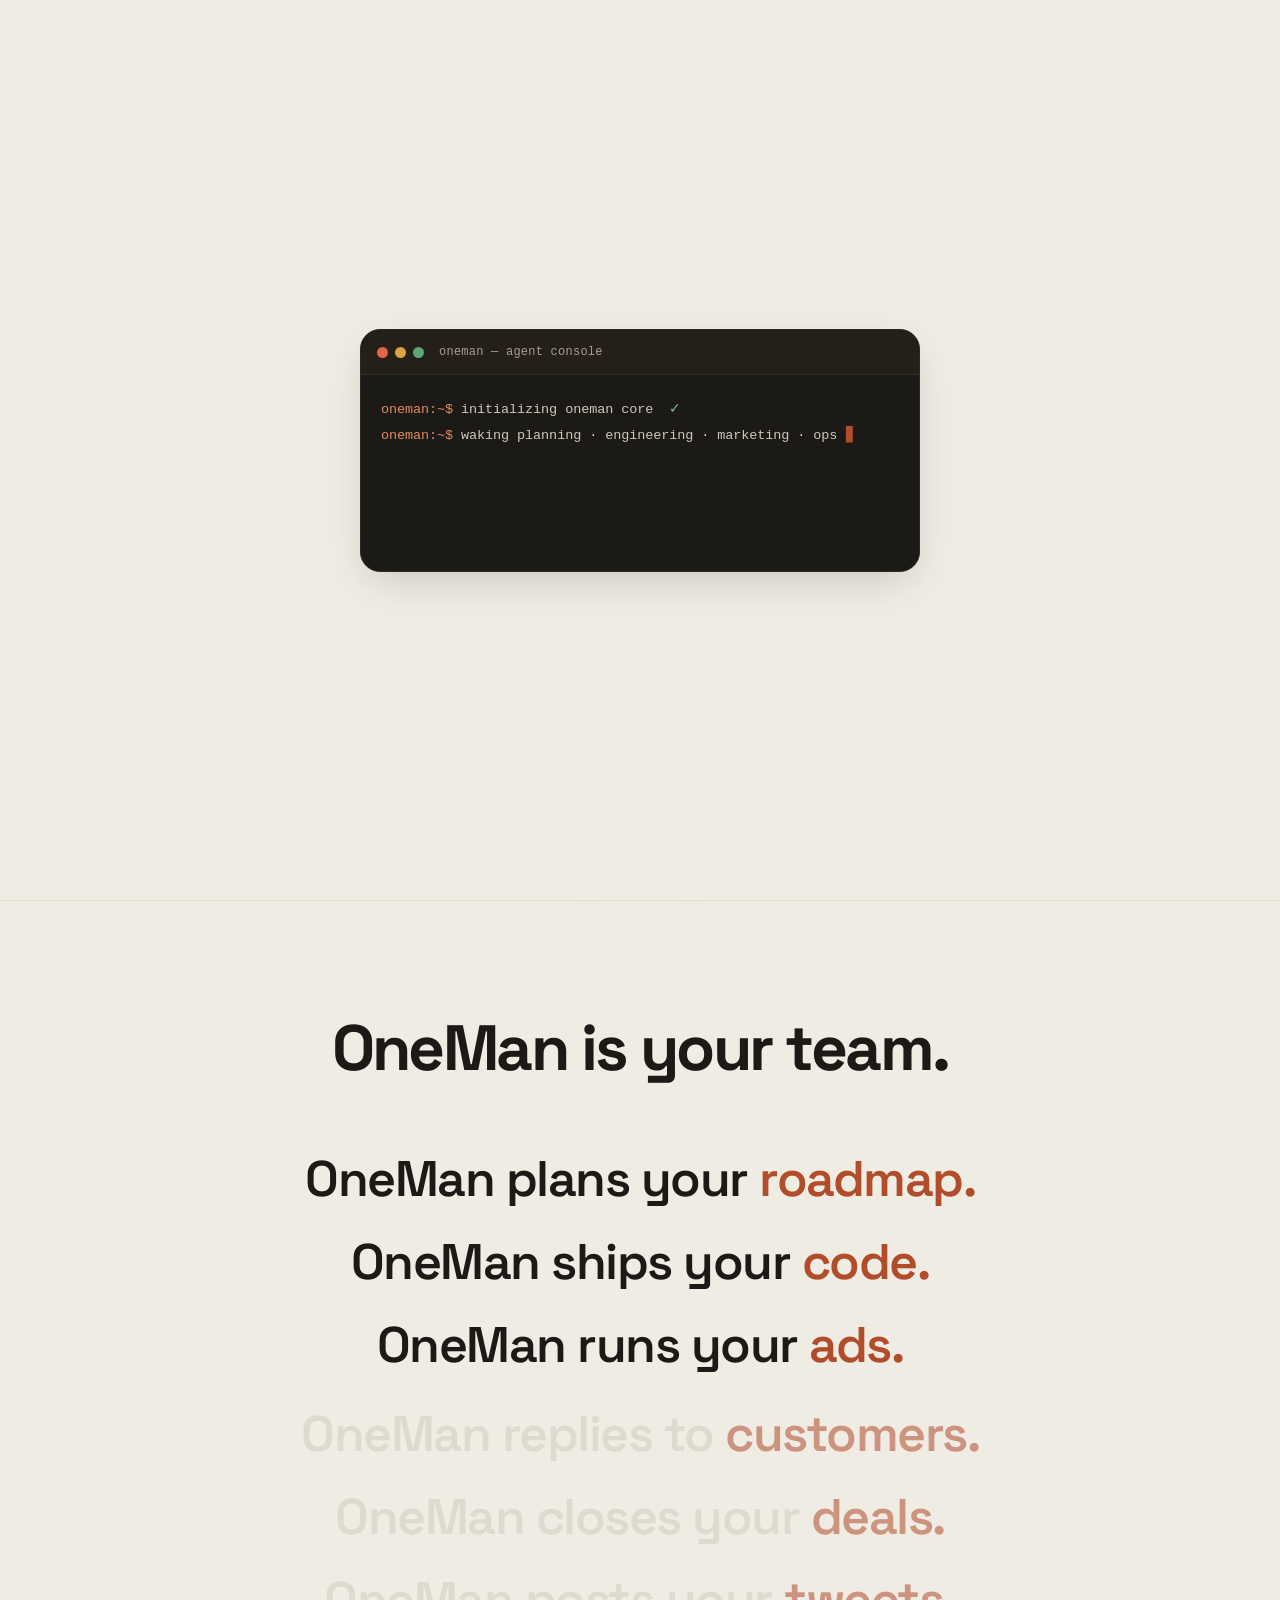
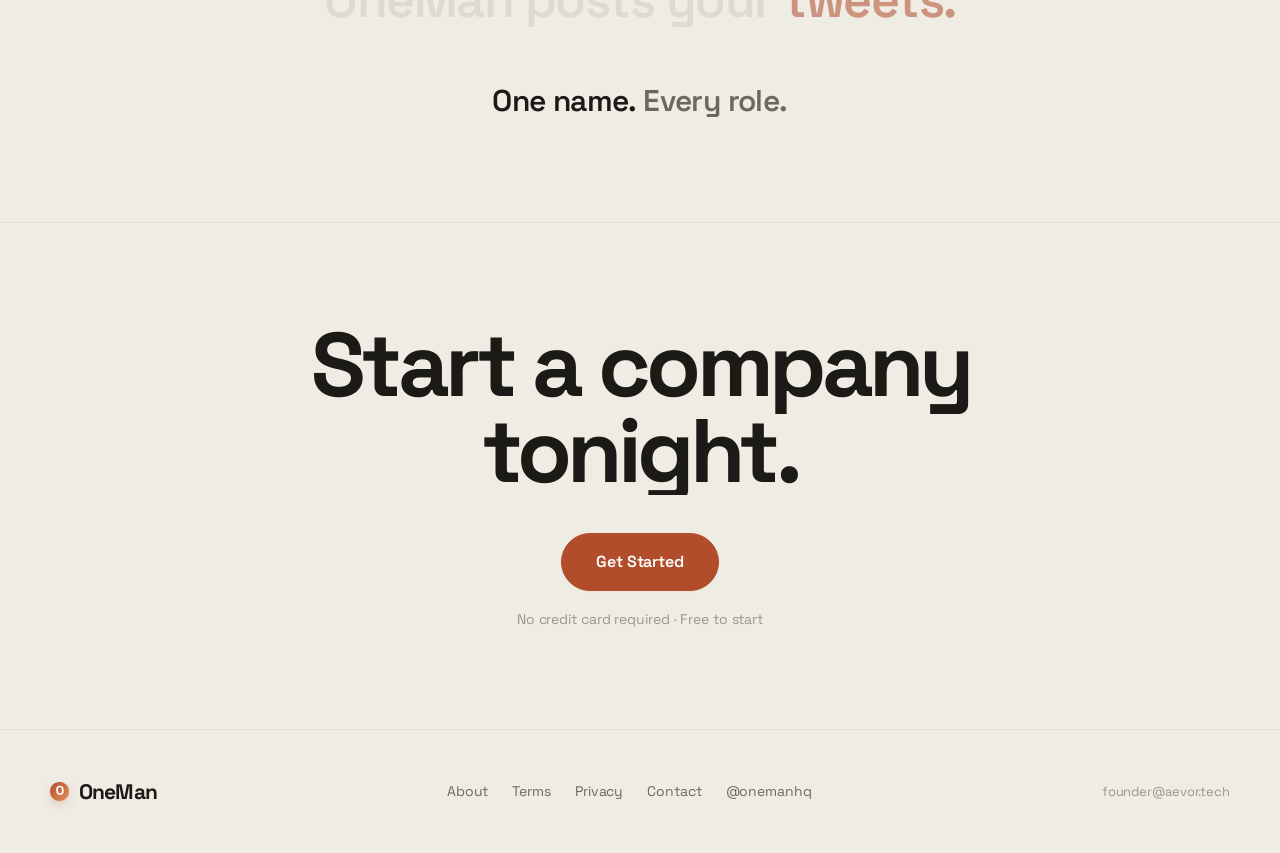
<file: index.html>
<!DOCTYPE html>
<html lang="en">
<head>
<meta charset="UTF-8" />
<meta name="viewport" content="width=device-width, initial-scale=1.0" />
<title>OneMan — AI That Runs Your Company While You Sleep</title>
<meta name="description" content="OneMan is an autonomous AI system that plans, codes, and markets your company 24/7. Your first employee that never sleeps." />
<meta name="theme-color" content="#efece4" />
<link rel="preconnect" href="https://fonts.googleapis.com">
<link rel="preconnect" href="https://fonts.gstatic.com" crossorigin>
<link href="https://fonts.googleapis.com/css2?family=Space+Grotesk:wght@400;500;600;700&display=swap" rel="stylesheet">
<link rel="stylesheet" href="css/site.css">
</head>
<body>

<!-- BOOT / INTRO (animated terminal boot sequence — runs once per session) -->
<div id="boot" aria-hidden="true">
  <div class="boot-term">
    <div class="boot-bar"><i></i><i></i><i></i><span>oneman — agent console</span></div>
    <div class="boot-body" id="bootBody"></div>
  </div>
</div>

<nav class="nav" id="nav">
  <a class="brand" href="#top"><span class="dot"></span>OneMan</a>
  <div class="nav-links">
    <a class="btn" href="app.html#signup">Get Started</a>
  </div>
</nav>

<!-- HERO -->
<header class="hero" id="top">
  <div class="hero-glow"></div>
  <span class="eyebrow">AI that runs your company while you sleep</span>
  <h1>NEVER<br/>HIRE AGAIN</h1>
  <p class="sub"><b>OneMan is your first employee.</b> It never sleeps.</p>
  <p class="tagline">The solo founder's standing army.</p>
  <div class="cta-row">
    <a class="btn lg" href="app.html#signup">Get Started</a>
  </div>
  <p class="note">No credit card required · Free to start</p>
  <a class="live-ticker" href="app.html#signup"><span class="pulse"></span>Watch OneMan work on <b id="liveCos">8,742</b> companies live →</a>
</header>

<!-- TEAM CASCADE -->
<section class="team" id="team">
  <div class="wrap">
    <h2 class="reveal">OneMan is your team.</h2>
    <div class="cascade" id="cascade">
      <div class="line">OneMan plans your <b>roadmap.</b></div>
      <div class="line">OneMan ships your <b>code.</b></div>
      <div class="line">OneMan runs your <b>ads.</b></div>
      <div class="line">OneMan replies to <b>customers.</b></div>
      <div class="line">OneMan closes your <b>deals.</b></div>
      <div class="line">OneMan posts your <b>tweets.</b></div>
    </div>
    <p class="one reveal">One name. <span>Every role.</span></p>
  </div>
</section>

<!-- FINAL CTA -->
<section class="final" id="start">
  <div class="wrap">
    <h2 class="reveal">Start a company<br/>tonight.</h2>
    <div class="cta-row reveal"><a class="btn lg" href="app.html#signup">Get Started</a></div>
    <p class="note reveal">No credit card required · Free to start</p>
  </div>
</section>

<!-- FOOTER -->
<footer>
  <div class="foot-wrap">
    <a class="brand" href="#top"><span class="dot"></span>OneMan</a>
    <div class="foot-links">
      <a href="about.html">About</a>
      <a href="#top">Terms</a>
      <a href="#top">Privacy</a>
      <a href="mailto:founder@aevor.tech">Contact</a>
      <a href="https://x.com/onemanhq" target="_blank" rel="noopener">@onemanhq</a>
    </div>
    <div class="foot-meta">founder@aevor.tech</div>
  </div>
</footer>

<script src="js/site.js"></script>
</body>
</html>
</file>
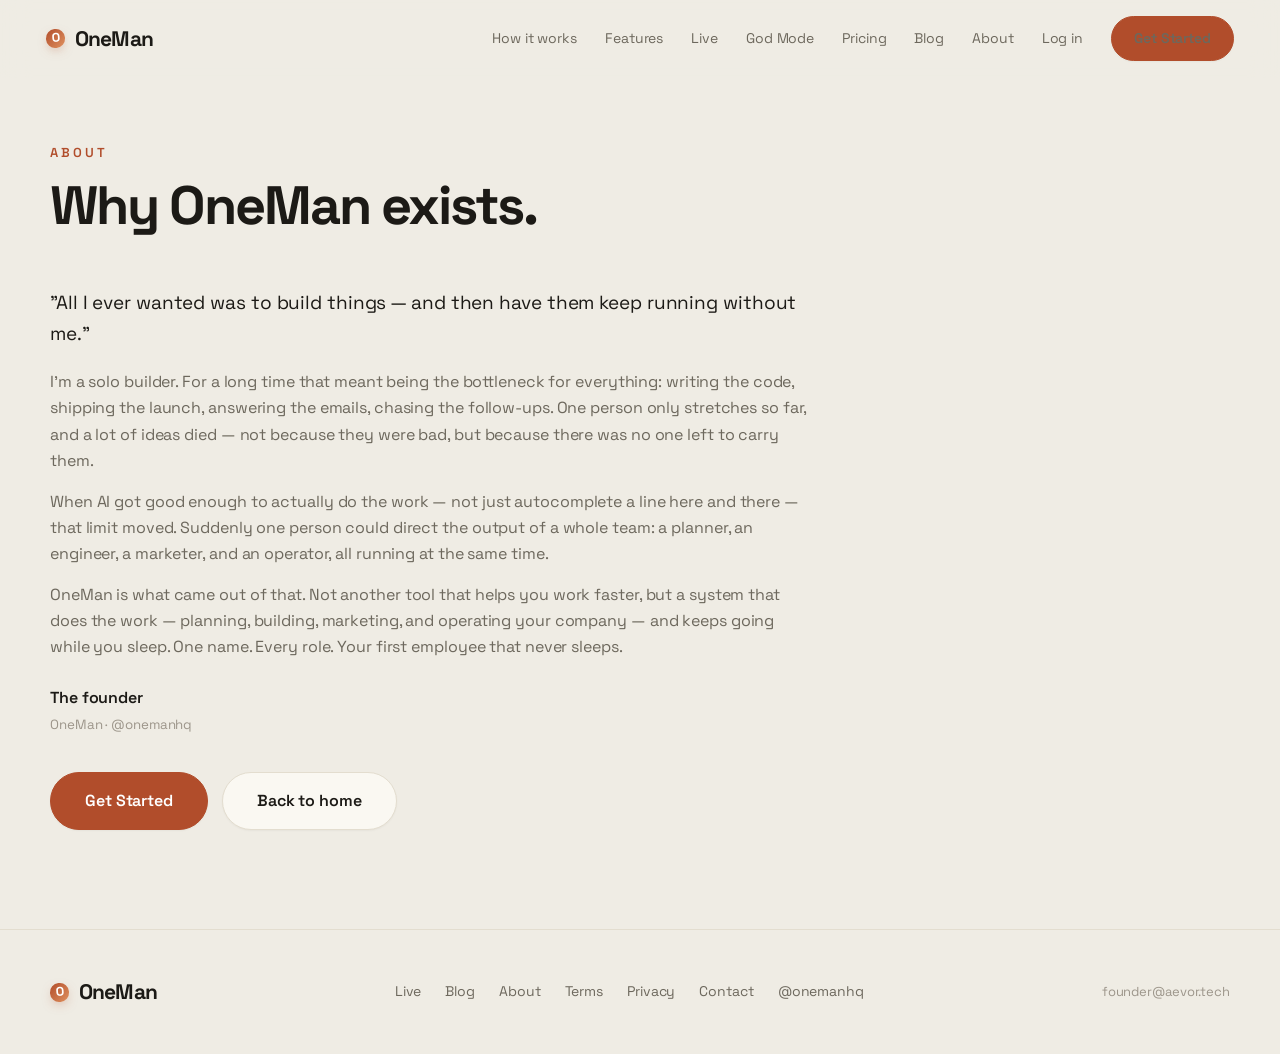
<file: about.html>
<!DOCTYPE html>
<html lang="en">
<head>
<meta charset="UTF-8" />
<meta name="viewport" content="width=device-width, initial-scale=1.0" />
<title>About — OneMan</title>
<meta name="description" content="Why OneMan exists — a system that plans, builds, markets, and operates your company on its own." />
<meta name="theme-color" content="#efece4" />
<link rel="preconnect" href="https://fonts.googleapis.com">
<link rel="preconnect" href="https://fonts.gstatic.com" crossorigin>
<link href="https://fonts.googleapis.com/css2?family=Space+Grotesk:wght@400;500;600;700&display=swap" rel="stylesheet">
<link rel="stylesheet" href="css/site.css">
</head>
<body>

<nav class="nav" id="nav">
  <a class="brand" href="index.html#top"><span class="dot"></span>OneMan</a>
  <div class="nav-links">
    <a href="index.html#how">How it works</a>
    <a href="index.html#features">Features</a>
    <a href="index.html#live">Live</a>
    <a href="index.html#godmode">God Mode</a>
    <a href="index.html#pricing">Pricing</a>
    <a href="index.html#blog">Blog</a>
    <a href="about.html">About</a>
    <a href="app.html#login">Log in</a>
    <a class="btn" href="app.html#signup">Get Started</a>
  </div>
</nav>

<section id="about" style="padding-top:140px">
  <div class="wrap">
    <div class="sec-head reveal"><span class="eyebrow">About</span><h2>Why OneMan exists.</h2></div>
    <div class="about-wrap reveal">
      <p class="lead">"All I ever wanted was to build things — and then have them keep running without me."</p>
      <p>I'm a solo builder. For a long time that meant being the bottleneck for everything: writing the code, shipping the launch, answering the emails, chasing the follow-ups. One person only stretches so far, and a lot of ideas died — not because they were bad, but because there was no one left to carry them.</p>
      <p>When AI got good enough to actually <i>do</i> the work — not just autocomplete a line here and there — that limit moved. Suddenly one person could direct the output of a whole team: a planner, an engineer, a marketer, and an operator, all running at the same time.</p>
      <p>OneMan is what came out of that. Not another tool that helps you work faster, but a system that does the work — planning, building, marketing, and operating your company — and keeps going while you sleep. One name. Every role. Your first employee that never sleeps.</p>
      <p class="sig">The founder<small>OneMan · @onemanhq</small></p>
    </div>
    <div class="cta-row" style="display:flex;gap:14px;flex-wrap:wrap;margin-top:36px">
      <a class="btn lg" href="app.html#signup">Get Started</a>
      <a class="btn ghost lg" href="index.html#top">Back to home</a>
    </div>
  </div>
</section>

<footer>
  <div class="foot-wrap">
    <a class="brand" href="index.html#top"><span class="dot"></span>OneMan</a>
    <div class="foot-links">
      <a href="index.html#live">Live</a>
      <a href="index.html#blog">Blog</a>
      <a href="about.html">About</a>
      <a href="index.html#top">Terms</a>
      <a href="index.html#top">Privacy</a>
      <a href="mailto:founder@aevor.tech">Contact</a>
      <a href="https://x.com/onemanhq" target="_blank" rel="noopener">@onemanhq</a>
    </div>
    <div class="foot-meta">founder@aevor.tech</div>
  </div>
</footer>

<script src="js/site.js"></script>
</body>
</html>
</file>
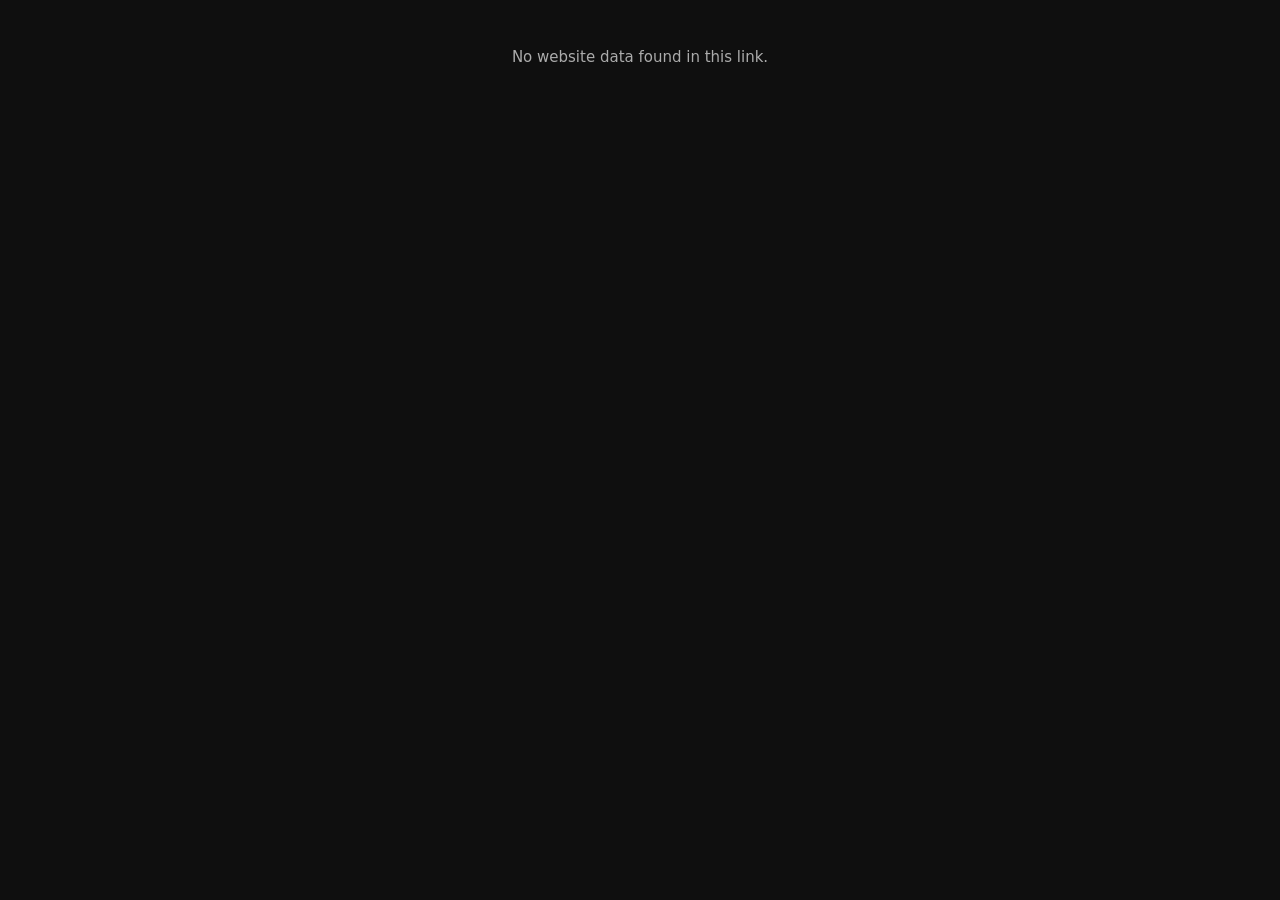
<file: site.html>
<!DOCTYPE html>
<html lang="en">
<head>
<meta charset="utf-8">
<meta name="viewport" content="width=device-width,initial-scale=1">
<title>Loading…</title>
<!-- Load Supabase credentials from the same config used by app.html -->
<script src="js/supabase.js"></script>
<style>
  html,body{margin:0;height:100%;background:#0f0f0f;color:#eee;font-family:system-ui,-apple-system,sans-serif}
  #msg{padding:48px;text-align:center;font-size:15px;opacity:.7}
  /* The rendered site fills the whole viewport. */
  #siteFrame{position:fixed;inset:0;width:100%;height:100%;border:0;margin:0;background:#fff}
</style>
</head>
<body>
<div id="msg">Loading your website…</div>
<script>
function b64dec(b){try{b=b.replace(/-/g,'+').replace(/_/g,'/');return decodeURIComponent(escape(atob(b)))}catch(e){return ''}}

function setMsg(text){var m=document.getElementById('msg');if(m){m.textContent=text;m.style.display='';}}

/*
  SECURITY (critical): the site HTML rendered here is FULLY UNTRUSTED.
  Anyone can craft a `#h=<base64>` link or store arbitrary HTML in the public
  `oneman_sites` table and load it via `?id=`. Previously this page injected
  that HTML straight into THIS document via document.write(), which means any
  <script> in it executed on the app's own origin — letting an attacker read
  everything in localStorage (LLM API keys, X access/refresh tokens, EmailJS
  credentials, the Supabase session, saved password hashes) and silently
  exfiltrate it. That is a complete account/secret-takeover vector.

  Fix: render the untrusted HTML inside a sandboxed <iframe>. We intentionally
  DO NOT include `allow-same-origin`, so the iframe document runs in an opaque,
  isolated origin. It cannot read this page's localStorage, cookies, Supabase
  session, or DOM, and it cannot reach window.parent's storage. `allow-scripts`
  is kept so legitimately interactive generated sites still work, but combined
  WITHOUT `allow-same-origin` the sandbox cannot be escaped to this origin.
  (Never add `allow-same-origin` together with `allow-scripts` here — that
  combination lets the framed content remove its own sandbox.)
*/
function render(html){
  // Remove the loading message and any previously rendered frame.
  var m=document.getElementById('msg');
  if(m){m.remove();}
  var old=document.getElementById('siteFrame');
  if(old){old.remove();}

  var frame=document.createElement('iframe');
  frame.id='siteFrame';
  // Opaque-origin sandbox: scripts/forms/popups allowed, but NO same-origin
  // access, so the framed site is fully isolated from this app's secrets.
  frame.setAttribute('sandbox','allow-scripts allow-forms allow-popups allow-popups-to-escape-sandbox allow-modals allow-downloads');
  frame.setAttribute('referrerpolicy','no-referrer');
  frame.setAttribute('title','Generated website');
  frame.srcdoc=String(html==null?'':html);
  document.body.appendChild(frame);
}

(function(){
  // Try hash fallback first (#h=base64)
  var hash=location.hash||'';
  var m=hash.match(/[#&]h=([^&]+)/);
  if(m){var html=b64dec(decodeURIComponent(m[1]));if(html){render(html);return}}

  // Try short-link mode (?id=xxx) using Supabase from js/supabase.js
  var q=(location.search||'').match(/[?&]id=([^&]+)/);
  if(q){
    var id=decodeURIComponent(q[1]);
    // Get the Supabase URL and key — declared as const in js/supabase.js
    var sUrl=(typeof SUPABASE_URL!=='undefined')?SUPABASE_URL:'';
    var sKey=(typeof SUPABASE_ANON_KEY!=='undefined')?SUPABASE_ANON_KEY:'';
    if(sUrl&&sKey){
      fetch(sUrl.replace(/\/+$/,'')+'/rest/v1/oneman_sites?id=eq.'+encodeURIComponent(id)+'&select=html',{
        headers:{apikey:sKey,authorization:'Bearer '+sKey}
      }).then(function(r){return r.json()})
        .then(function(rows){
          if(rows&&rows[0]&&rows[0].html){render(rows[0].html)}
          else{setMsg('Website not found. The link may have expired.')}
        })
        .catch(function(e){
          setMsg('Could not load website: '+e.message)
        });
      return;
    } else {
      setMsg('Supabase is not configured. Please fill in SUPABASE_URL and SUPABASE_ANON_KEY in js/supabase.js');
      return;
    }
  }

  setMsg('No website data found in this link.');
})();
</script>
</body>
</html>
</file>
<file: css/site.css>
/* ===========================================================
   OneMan landing — themed to the dashboard (css/app.css)
   with standalone, self-running animations throughout.
   =========================================================== */
:root{
  --bg:#efece4;--bg2:#e6e1d5;--panel:#faf8f2;--line:#e3ddcf;--line2:#eee8db;
  --fg:#1c1a16;--muted:#6d685d;--muted2:#9c958a;
  --accent:#b14d2b;--accent-press:#963f21;--accent-soft:#f3e6dc;
  --ok:#3f7d56;--ok-soft:#e6efe6;--warn:#bd8521;
  --r:20px;--max:1180px;
  --shadow-sm:0 1px 2px rgba(28,26,22,.04);
  --shadow:0 2px 6px rgba(28,26,22,.04),0 24px 50px -26px rgba(28,26,22,.16);
  --shadow-pop:0 14px 44px -12px rgba(28,26,22,.22);
  font-synthesis:none;
}
*{box-sizing:border-box;margin:0;padding:0}
html{scroll-behavior:smooth}
body{background:var(--bg);color:var(--fg);font-family:'Space Grotesk','Inter',system-ui,-apple-system,sans-serif;-webkit-font-smoothing:antialiased;line-height:1.5;letter-spacing:-.006em;overflow-x:hidden;position:relative}
a{color:inherit;text-decoration:none}
::selection{background:var(--accent);color:#fff}

/* ---------- AMBIENT BACKGROUND (standalone, whole page) ---------- */
.ambient{position:fixed;inset:0;z-index:-2;overflow:hidden;pointer-events:none}
.ambient .orb{position:absolute;border-radius:50%;filter:blur(90px);opacity:.5}
.ambient .orb-a{width:540px;height:540px;background:var(--accent-soft);top:-180px;right:-120px;animation:drift1 26s ease-in-out infinite}
.ambient .orb-b{width:480px;height:480px;background:var(--ok-soft);bottom:-200px;left:-140px;animation:drift2 32s ease-in-out infinite}
.ambient .orb-c{width:420px;height:420px;background:#efe2d0;top:40%;left:48%;animation:drift3 38s ease-in-out infinite}
.ambient-grid{position:absolute;inset:-2px;background-image:linear-gradient(var(--line) 1px,transparent 1px),linear-gradient(90deg,var(--line) 1px,transparent 1px);background-size:46px 46px;opacity:.32;mask-image:radial-gradient(ellipse 80% 60% at 50% 30%,#000,transparent 78%);-webkit-mask-image:radial-gradient(ellipse 80% 60% at 50% 30%,#000,transparent 78%);animation:gridPan 40s linear infinite}
@keyframes drift1{0%,100%{transform:translate(0,0) scale(1)}50%{transform:translate(-46px,40px) scale(1.07)}}
@keyframes drift2{0%,100%{transform:translate(0,0) scale(1)}50%{transform:translate(44px,-34px) scale(1.05)}}
@keyframes drift3{0%,100%{transform:translate(-50%,-50%) scale(1)}50%{transform:translate(-46%,-54%) scale(1.1)}}
@keyframes gridPan{to{background-position:46px 46px,46px 46px}}

/* ---------- NAV ---------- */
.nav{position:fixed;top:0;left:0;right:0;z-index:60;display:flex;align-items:center;justify-content:space-between;padding:16px clamp(18px,5vw,46px);backdrop-filter:blur(14px);background:rgba(239,236,228,.72);border-bottom:1px solid transparent;transition:border-color .3s,background .3s,box-shadow .3s}
.nav.scrolled{border-color:var(--line);background:rgba(239,236,228,.9);box-shadow:var(--shadow-sm)}
.brand{font-weight:700;font-size:21px;letter-spacing:-.03em;display:flex;align-items:center;gap:10px;cursor:pointer}
.brand .dot{width:10px;height:10px;border-radius:50%;background:var(--accent);box-shadow:0 0 0 4px var(--accent-soft);display:inline-block;animation:dotpulse 2.4s ease-in-out infinite}
@keyframes dotpulse{0%,100%{box-shadow:0 0 0 3px var(--accent-soft)}50%{box-shadow:0 0 0 7px var(--accent-soft)}}
.nav-links{display:flex;align-items:center;gap:28px}
.nav-links a{font-size:14px;color:var(--muted);cursor:pointer;transition:.2s;position:relative}
.nav-links a:not(.btn)::after{content:'';position:absolute;left:0;bottom:-5px;width:0;height:2px;border-radius:2px;background:var(--accent);transition:width .25s ease}
.nav-links a:not(.btn):hover{color:var(--fg)}
.nav-links a:not(.btn):hover::after{width:100%}
.btn{display:inline-flex;align-items:center;justify-content:center;gap:8px;background:var(--accent);color:#fff;font-weight:600;font-size:14px;padding:11px 22px;border-radius:999px;border:1px solid var(--accent);cursor:pointer;transition:transform .15s,box-shadow .2s,background .2s,border-color .2s,color .2s;box-shadow:var(--shadow-sm);position:relative;overflow:hidden}
.btn:hover{transform:translateY(-2px);background:var(--accent-press);border-color:var(--accent-press);box-shadow:0 12px 24px -12px rgba(177,77,43,.6)}
.btn:active{transform:translateY(0)}
.btn::after{content:'';position:absolute;top:0;left:-135%;width:55%;height:100%;background:linear-gradient(120deg,transparent,rgba(255,255,255,.4),transparent);transform:skewX(-20deg);pointer-events:none}
.btn:hover::after{animation:btnGloss .8s ease}
@keyframes btnGloss{to{left:135%}}
.btn.ghost{background:var(--panel);color:var(--fg);border-color:var(--line)}
.btn.ghost:hover{border-color:var(--accent);color:var(--accent);background:var(--panel)}
.btn.lg{padding:16px 34px;font-size:16px}
@media(max-width:820px){.nav-links a:not(.btn){display:none}}

/* ---------- LAYOUT ---------- */
section{padding:clamp(70px,11vh,140px) clamp(18px,5vw,46px);position:relative}
.wrap{max-width:var(--max);margin:0 auto}
.eyebrow{font-size:13px;letter-spacing:.24em;text-transform:uppercase;color:var(--accent);font-weight:600}

/* ---------- HERO ---------- */
.hero{min-height:100vh;display:flex;flex-direction:column;justify-content:center;align-items:center;text-align:center;padding-top:120px;position:relative}
.hero-field{position:absolute;inset:0;width:100%;height:100%;z-index:0;opacity:.55;pointer-events:none}
.hero-glow{position:absolute;top:4%;left:50%;transform:translateX(-50%);width:680px;height:680px;max-width:120vw;border-radius:50%;background:var(--accent-soft);opacity:.55;filter:blur(90px);pointer-events:none;z-index:0;animation:floaty 9s ease-in-out infinite}
@keyframes floaty{0%,100%{transform:translateX(-50%) translateY(0)}50%{transform:translateX(-50%) translateY(24px)}}
.hero>*:not(.hero-field):not(.hero-glow){position:relative;z-index:2}
.hero h1{font-size:clamp(52px,11vw,124px);font-weight:700;letter-spacing:-.05em;line-height:.94;margin-top:22px;background:linear-gradient(100deg,var(--fg) 0%,var(--fg) 42%,var(--accent) 50%,var(--fg) 58%,var(--fg) 100%);background-size:220% 100%;-webkit-background-clip:text;background-clip:text;-webkit-text-fill-color:transparent;animation:heroIn .85s cubic-bezier(.22,.61,.36,1) .13s both,heroSheen 7s ease-in-out 1.6s infinite}
@keyframes heroSheen{0%,100%{background-position:0 0}50%{background-position:100% 0}}
.hero .sub{margin-top:30px;font-size:clamp(18px,2.4vw,24px);color:var(--muted);max-width:620px;line-height:1.55;font-weight:400}
.hero .sub b{color:var(--fg);font-weight:600}
.rotator-line{margin-top:14px;font-size:16px;color:var(--muted2);display:inline-flex;gap:7px;align-items:baseline;flex-wrap:wrap;justify-content:center}
.rotator{color:var(--accent);font-weight:600;position:relative}
.rotator::after{content:'';display:inline-block;width:2px;height:1em;background:var(--accent);margin-left:3px;transform:translateY(2px);animation:caret 1s steps(1) infinite}
@keyframes caret{50%{opacity:0}}
.rotator.swap{animation:rotIn .5s ease}
@keyframes rotIn{from{opacity:0;transform:translateY(8px)}to{opacity:1;transform:none}}
.hero .cta-row{margin-top:42px;display:flex;gap:14px;flex-wrap:wrap;justify-content:center}
.hero .note{margin-top:18px;font-size:13px;color:var(--muted2)}
.live-ticker{display:inline-flex;align-items:center;gap:9px;margin-top:24px;font-size:14px;color:var(--muted);border:1px solid var(--line);background:var(--panel);padding:9px 16px;border-radius:999px;transition:.2s;box-shadow:var(--shadow-sm)}
.live-ticker:hover{border-color:var(--accent);color:var(--fg);transform:translateY(-2px)}
.live-ticker b{color:var(--accent);font-variant-numeric:tabular-nums}
.live-ticker:hover .pulse{transform:scale(1.18)}
.pulse{width:9px;height:9px;border-radius:50%;background:var(--ok);flex:none;box-shadow:0 0 0 0 rgba(63,125,86,.7);animation:ringpulse 1.8s infinite}
@keyframes ringpulse{0%{box-shadow:0 0 0 0 rgba(63,125,86,.6)}70%{box-shadow:0 0 0 9px rgba(63,125,86,0)}100%{box-shadow:0 0 0 0 rgba(63,125,86,0)}}
.hero-chips{margin-top:30px;display:flex;gap:10px;flex-wrap:wrap;justify-content:center}
.hchip{display:inline-flex;align-items:center;gap:8px;font-size:12.5px;color:var(--muted);background:var(--panel);border:1px solid var(--line);border-radius:999px;padding:7px 14px;box-shadow:var(--shadow-sm);animation:chipFloat 4s ease-in-out infinite}
.hchip:nth-child(2){animation-delay:.5s}.hchip:nth-child(3){animation-delay:1s}.hchip:nth-child(4){animation-delay:1.5s}
.hchip i{width:7px;height:7px;border-radius:50%;background:var(--accent);box-shadow:0 0 0 3px var(--accent-soft);animation:dotpulse 2s ease-in-out infinite}
.hchip:nth-child(2) i{background:var(--ok);box-shadow:0 0 0 3px var(--ok-soft)}
.hchip:nth-child(3) i{background:var(--warn);box-shadow:0 0 0 3px #f5ecd6}
@keyframes chipFloat{0%,100%{transform:translateY(0)}50%{transform:translateY(-5px)}}
/* sequenced hero entrance */
@keyframes heroIn{from{opacity:0;transform:translateY(20px)}to{opacity:1;transform:none}}
.hero>*:not(.hero-field):not(.hero-glow):not(h1){opacity:0;animation:heroIn .85s cubic-bezier(.22,.61,.36,1) both}
.hero .eyebrow{animation-delay:.05s}
.hero .sub{animation-delay:.22s}
.hero .rotator-line{animation-delay:.3s}
.hero .cta-row{animation-delay:.4s}
.hero .note{animation-delay:.48s}
.hero .live-ticker{animation-delay:.56s}
.hero .hero-chips{animation-delay:.66s}

/* ---------- MARQUEE BAND (standalone infinite scroll) ---------- */
.marquee-band{border-top:1px solid var(--line);border-bottom:1px solid var(--line);background:var(--panel);padding:18px 0;overflow:hidden;-webkit-mask-image:linear-gradient(90deg,transparent,#000 8%,#000 92%,transparent);mask-image:linear-gradient(90deg,transparent,#000 8%,#000 92%,transparent)}
.marquee-track{display:flex;width:max-content;animation:marquee 32s linear infinite}
.marquee-band:hover .marquee-track{animation-play-state:paused}
.marquee-seq{display:flex;align-items:center;gap:0;list-style:none;padding:0 0 0 36px}
.marquee-seq li{display:inline-flex;align-items:center;gap:36px;font-size:18px;font-weight:600;letter-spacing:-.02em;color:var(--fg);white-space:nowrap}
.marquee-seq li::after{content:'◇';color:var(--accent);margin:0 36px;font-size:12px}
@keyframes marquee{to{transform:translateX(-50%)}}

/* ---------- TEAM CASCADE ---------- */
.team{text-align:center;border-top:1px solid var(--line)}
.team h2{font-size:clamp(34px,6vw,64px);font-weight:700;letter-spacing:-.04em;margin-bottom:46px}
.cascade{display:flex;flex-direction:column;gap:8px;max-width:760px;margin:0 auto}
.cascade .line{font-size:clamp(26px,5vw,50px);font-weight:600;letter-spacing:-.03em;color:#d3ccbe;opacity:.55;transition:color .5s ease,opacity .5s ease,transform .5s ease;transform:translateY(6px)}
.cascade .line.on{color:var(--fg);opacity:1;transform:none}
.cascade .line b{font-weight:600;color:var(--accent)}
.team .one{margin-top:46px;font-size:clamp(20px,3vw,30px);font-weight:600;letter-spacing:-.02em}
.team .one span{color:var(--muted)}
.team .cta-row{margin-top:40px;display:flex;justify-content:center}

/* ---------- SECTION HEADINGS ---------- */
.sec-head{max-width:680px;margin-bottom:54px}
.sec-head.center{margin:0 auto 54px;text-align:center}
.sec-head h2{font-size:clamp(32px,5vw,54px);font-weight:700;letter-spacing:-.04em;margin-top:14px;line-height:1.04}
.sec-head p{margin-top:18px;color:var(--muted);font-size:17px;line-height:1.6}

/* ---------- TIMELINE (how it works) ---------- */
.timeline{position:relative;display:flex;flex-direction:column;gap:6px;padding-left:8px}
.timeline::before{content:'';position:absolute;left:31px;top:14px;bottom:14px;width:2px;background:linear-gradient(var(--accent),var(--accent) 50%,var(--line) 50%,var(--line));background-size:100% 220%;border-radius:2px;animation:tlFlow 3.4s linear infinite}
@keyframes tlFlow{to{background-position:0 -220%}}
.tl-item{position:relative;display:grid;grid-template-columns:64px 1fr;gap:20px;padding:18px 0;align-items:start}
.tl-node{width:48px;height:48px;border-radius:50%;background:var(--panel);border:2px solid var(--accent);color:var(--accent);font-weight:700;font-size:16px;display:flex;align-items:center;justify-content:center;position:relative;z-index:1;box-shadow:0 0 0 5px var(--bg)}
.tl-item:hover .tl-node{animation:nodePulse 1.2s ease infinite}
@keyframes nodePulse{0%,100%{box-shadow:0 0 0 5px var(--bg),0 0 0 5px var(--accent-soft)}50%{box-shadow:0 0 0 5px var(--bg),0 0 0 11px var(--accent-soft)}}
.tl-body{padding-top:5px}
.tl-body h3{font-size:19px;font-weight:600}
.tl-body p{margin-top:7px;color:var(--muted);font-size:15px;line-height:1.6;max-width:640px}
.timeline.reveal.in .tl-item{animation:tlIn .55s cubic-bezier(.22,.61,.36,1) both}
.timeline.reveal.in .tl-item:nth-child(2){animation-delay:.08s}
.timeline.reveal.in .tl-item:nth-child(3){animation-delay:.16s}
.timeline.reveal.in .tl-item:nth-child(4){animation-delay:.24s}
.timeline.reveal.in .tl-item:nth-child(5){animation-delay:.32s}
.timeline.reveal.in .tl-item:nth-child(6){animation-delay:.4s}
.timeline.reveal.in .tl-item:nth-child(7){animation-delay:.48s}
@keyframes tlIn{from{opacity:0;transform:translateX(-16px)}to{opacity:1;transform:none}}

/* ---------- BENTO FEATURES ---------- */
.bento{display:grid;grid-template-columns:repeat(6,1fr);gap:18px}
.bcard{grid-column:span 2;background:var(--panel);border:1px solid var(--line);border-radius:var(--r);padding:28px;box-shadow:var(--shadow-sm);transition:transform .22s,box-shadow .22s,border-color .22s;position:relative;overflow:hidden}
.bcard.lead{grid-column:span 4}
.bcard.full{grid-column:span 6}
.bcard:hover{transform:translateY(-5px);border-color:transparent;box-shadow:var(--shadow)}
.bcard .bicon{width:46px;height:46px;border-radius:13px;background:var(--accent-soft);color:var(--accent);display:flex;align-items:center;justify-content:center;font-size:20px;font-weight:700;margin-bottom:18px;transition:transform .22s}
.bcard:hover .bicon{animation:icPop .42s ease}
@keyframes icPop{0%{transform:scale(1) rotate(0)}55%{transform:scale(1.16) rotate(-7deg)}100%{transform:scale(1.06) rotate(-4deg)}}
.bcard h3{font-size:19px;font-weight:600}
.bcard p{margin-top:8px;color:var(--muted);font-size:14.5px;line-height:1.55;max-width:560px}
.bcard ul{margin-top:15px;list-style:none;display:flex;flex-direction:column;gap:8px}
.bcard.lead ul,.bcard.full ul{display:grid;grid-template-columns:repeat(2,1fr);gap:8px 24px}
.bcard ul li{font-size:13.5px;color:var(--muted);padding-left:18px;position:relative}
.bcard ul li::before{content:'→';position:absolute;left:0;color:var(--accent)}
.bcard.full{background:linear-gradient(180deg,var(--panel),var(--accent-soft))}
.bcard.full::before{content:'';position:absolute;inset:-2px;border-radius:inherit;padding:2px;background:conic-gradient(from 0deg,var(--accent),transparent 25%,transparent 75%,var(--accent));-webkit-mask:linear-gradient(#000 0 0) content-box,linear-gradient(#000 0 0);-webkit-mask-composite:xor;mask-composite:exclude;animation:spinBorder 6s linear infinite;opacity:.7}
@keyframes spinBorder{to{transform:rotate(360deg)}}
.bcard.full .inf{position:absolute;right:26px;top:18px;font-size:78px;font-weight:700;color:var(--accent);opacity:.16;line-height:1;animation:floaty 7s ease-in-out infinite}
.bento .bcard.reveal:nth-child(2){transition-delay:.06s}
.bento .bcard.reveal:nth-child(3){transition-delay:.12s}
.bento .bcard.reveal:nth-child(4){transition-delay:.18s}
.bento .bcard.reveal:nth-child(5){transition-delay:.24s}
.bento .bcard.reveal:nth-child(6){transition-delay:.3s}
@media(max-width:860px){.bento{grid-template-columns:repeat(2,1fr)}.bcard,.bcard.lead,.bcard.full{grid-column:span 2}.bcard.lead ul,.bcard.full ul{grid-template-columns:1fr}}
@media(max-width:560px){.bento{grid-template-columns:1fr}.bcard,.bcard.lead,.bcard.full{grid-column:span 1}}

/* ---------- GOD MODE ---------- */
.godmode{border-top:1px solid var(--line);border-bottom:1px solid var(--line);background:var(--panel)}
.god-wrap{display:grid;grid-template-columns:1.1fr .9fr;gap:54px;align-items:center}
@media(max-width:860px){.god-wrap{grid-template-columns:1fr;gap:40px}}
.god-badge{display:inline-flex;align-items:center;gap:8px;border:1px solid var(--accent);background:var(--accent-soft);border-radius:999px;padding:7px 15px;font-size:12px;letter-spacing:.16em;text-transform:uppercase;color:var(--accent);font-weight:600;animation:badgeFloat 3.2s ease-in-out infinite}
@keyframes badgeFloat{0%,100%{transform:translateY(0)}50%{transform:translateY(-3px)}}
.godmode h2{font-size:clamp(36px,6vw,64px);font-weight:700;letter-spacing:-.04em;margin:20px 0 0;line-height:.98}
.godmode p{margin-top:20px;color:var(--muted);font-size:17px;line-height:1.65;max-width:520px}
.godmode .quote{margin-top:24px;font-style:italic;color:var(--muted);font-size:15px;border-left:2px solid var(--accent);padding-left:16px}
.god-visual{display:flex;flex-direction:column;align-items:center;gap:24px}
.ring{position:relative;width:230px;height:230px}
.ring-svg{width:100%;height:100%;transform:rotate(-90deg)}
.ring-bg{fill:none;stroke:var(--line);stroke-width:8}
.ring-fg{fill:none;stroke:var(--accent);stroke-width:8;stroke-linecap:round;stroke-dasharray:327;stroke-dashoffset:327;animation:ringFill 4.5s ease-in-out infinite}
@keyframes ringFill{0%{stroke-dashoffset:327}55%{stroke-dashoffset:36}100%{stroke-dashoffset:36}}
.ring-center{position:absolute;inset:0;display:flex;flex-direction:column;align-items:center;justify-content:center}
.ring-inf{font-size:60px;font-weight:700;color:var(--accent);line-height:1;animation:floaty 6s ease-in-out infinite}
.ring-lab{margin-top:6px;font-size:12px;letter-spacing:.16em;text-transform:uppercase;color:var(--muted2)}
.god-loop{display:flex;align-items:center;gap:10px}
.god-loop .lp{font-size:13px;font-weight:600;color:var(--muted);border:1px solid var(--line);background:var(--bg);border-radius:999px;padding:7px 14px;animation:loopGlow 3s ease-in-out infinite}
.god-loop .lp:nth-child(3){animation-delay:1s}.god-loop .lp:nth-child(5){animation-delay:2s}
.god-loop .ar{color:var(--muted2)}
@keyframes loopGlow{0%,66%,100%{background:var(--bg);color:var(--muted);border-color:var(--line);transform:none}22%,44%{background:var(--accent-soft);color:var(--accent);border-color:var(--accent);transform:translateY(-2px)}}
.god-tiers{margin-top:48px;display:grid;grid-template-columns:repeat(5,1fr);gap:14px}
@media(max-width:860px){.god-tiers{grid-template-columns:repeat(2,1fr)}}
.god-tier{background:var(--bg);border:1px solid var(--line);border-radius:14px;padding:18px;box-shadow:var(--shadow-sm);transition:transform .2s,box-shadow .2s}
.god-tier:hover{transform:translateY(-4px);box-shadow:var(--shadow)}
.god-tier .gt{font-size:14px;font-weight:600;color:var(--fg)}
.god-tier .gd{margin-top:6px;font-size:12.5px;color:var(--muted);line-height:1.5}
.god-tier.hot{border-color:var(--accent);background:var(--accent-soft)}
.god-tier.hot .gt{color:var(--accent)}

/* ---------- STATS ---------- */
.stats{display:grid;grid-template-columns:repeat(4,1fr);gap:1px;background:var(--line);border:1px solid var(--line);border-radius:var(--r);overflow:hidden;text-align:center;box-shadow:var(--shadow)}
@media(max-width:700px){.stats{grid-template-columns:repeat(2,1fr)}}
.stat{background:var(--panel);padding:34px 14px;transition:background .2s;position:relative}
.stat:hover{background:var(--bg2)}
.stat .num{font-size:clamp(28px,4vw,44px);font-weight:700;letter-spacing:-.03em;color:var(--accent);font-variant-numeric:tabular-nums}
.stat .lab{margin-top:7px;font-size:13px;color:var(--muted)}
.stat .sbar{position:absolute;left:0;bottom:0;height:3px;width:100%;background:var(--line2);overflow:hidden}
.stat .sbar::after{content:'';position:absolute;inset:0;width:40%;background:var(--accent);animation:sbar 2.6s ease-in-out infinite}
.stat:nth-child(2) .sbar::after{animation-delay:.4s}.stat:nth-child(3) .sbar::after{animation-delay:.8s}.stat:nth-child(4) .sbar::after{animation-delay:1.2s}
@keyframes sbar{0%{transform:translateX(-120%)}100%{transform:translateX(320%)}}
.stats.reveal.in .stat .num{animation:statPop .6s cubic-bezier(.2,.8,.2,1) both}
.stats.reveal.in .stat:nth-child(2) .num{animation-delay:.08s}.stats.reveal.in .stat:nth-child(3) .num{animation-delay:.16s}.stats.reveal.in .stat:nth-child(4) .num{animation-delay:.24s}
@keyframes statPop{from{opacity:0;transform:translateY(12px) scale(.9)}to{opacity:1;transform:none}}

/* ---------- PRICING ---------- */
.pricing-grid{display:grid;grid-template-columns:repeat(3,1fr);gap:20px;align-items:stretch}
@media(max-width:860px){.pricing-grid{grid-template-columns:1fr}}
.plan{background:var(--panel);border:1px solid var(--line);border-radius:var(--r);padding:32px;display:flex;flex-direction:column;box-shadow:var(--shadow-sm);transition:transform .2s,box-shadow .2s}
.plan:hover{transform:translateY(-4px);box-shadow:var(--shadow)}
.plan.feature{border-color:var(--accent);position:relative;box-shadow:0 20px 44px -20px rgba(177,77,43,.42)}
.plan.feature .tag{position:absolute;top:-12px;left:30px;background:var(--accent);color:#fff;font-size:11px;font-weight:700;letter-spacing:.08em;text-transform:uppercase;padding:4px 12px;border-radius:999px}
.plan h3{font-size:18px;font-weight:600}
.plan .amt{margin-top:14px;font-size:44px;font-weight:700;letter-spacing:-.04em;line-height:1}
.plan .amt span{font-size:16px;color:var(--muted);font-weight:500}
.plan .desc{margin-top:9px;color:var(--muted);font-size:14px;min-height:38px}
.plan ul{margin-top:22px;list-style:none;display:flex;flex-direction:column;gap:11px;flex:1}
.plan ul li{font-size:14px;color:var(--fg);padding-left:24px;position:relative;line-height:1.4}
.plan ul li::before{content:'✓';position:absolute;left:0;color:var(--ok);font-weight:700}
.plan ul li.no{color:var(--muted2)}
.plan ul li.no::before{content:'—';color:var(--muted2)}
.plan .btn{margin-top:26px;width:100%}
.rev-note{margin-top:18px;text-align:center;color:var(--muted2);font-size:13px}

/* ---------- FAQ ---------- */
.faq{max-width:780px;margin:0 auto}
.qa{border-bottom:1px solid var(--line)}
.qa summary{list-style:none;cursor:pointer;padding:22px 0;font-size:18px;font-weight:600;display:flex;justify-content:space-between;gap:20px}
.qa summary::-webkit-details-marker{display:none}
.qa summary::after{content:'+';font-size:24px;color:var(--accent);transition:.2s}
.qa[open] summary::after{transform:rotate(45deg)}
.qa p{padding:0 0 22px;color:var(--muted);font-size:15px;line-height:1.65}

/* ---------- LIVE FEED ---------- */
.live-head{display:flex;align-items:center;justify-content:space-between;flex-wrap:wrap;gap:16px;margin-bottom:26px}
.live-count{display:flex;align-items:center;gap:10px;font-size:14px;color:var(--muted)}
.live-count b{color:var(--accent);font-size:18px;font-variant-numeric:tabular-nums}
.feed{display:grid;gap:14px;max-height:580px;overflow:hidden;position:relative;-webkit-mask-image:linear-gradient(to bottom,#000 76%,transparent);mask-image:linear-gradient(to bottom,#000 76%,transparent)}
.tweet{border:1px solid var(--line);border-radius:16px;padding:17px 20px;background:var(--panel);animation:tweetIn .55s ease;box-shadow:var(--shadow-sm);transition:.18s}
.tweet:hover{border-color:var(--accent);transform:translateY(-2px);box-shadow:var(--shadow)}
@keyframes tweetIn{from{opacity:0;transform:translateY(-12px)}to{opacity:1;transform:none}}
.tweet .top{display:flex;align-items:center;gap:11px;margin-bottom:9px}
.tweet .av{width:38px;height:38px;border-radius:50%;background:var(--accent-soft);color:var(--accent);border:1px solid var(--line);display:flex;align-items:center;justify-content:center;font-weight:700;font-size:15px;flex:none}
.tweet .who{font-weight:600;font-size:14px}
.tweet .handle{color:var(--muted2);font-size:12px}
.tweet .ago{margin-left:auto;color:var(--muted2);font-size:12px;white-space:nowrap}
.tweet p{font-size:14px;color:var(--muted);line-height:1.5}
.tweet .meta{display:flex;gap:20px;margin-top:11px;color:var(--muted2);font-size:12px}

/* ---------- BLOG ---------- */
.blog-grid{display:grid;grid-template-columns:repeat(auto-fill,minmax(290px,1fr));gap:18px}
.post{display:flex;flex-direction:column;gap:10px;border:1px solid var(--line);border-radius:16px;padding:24px;background:var(--panel);transition:border-color .2s,transform .2s,box-shadow .2s;box-shadow:var(--shadow-sm)}
.post:hover{border-color:transparent;transform:translateY(-5px);box-shadow:var(--shadow)}
.post .cat{font-size:11px;color:var(--accent);text-transform:uppercase;letter-spacing:.1em;font-weight:700}
.post h3{font-size:17px;font-weight:600;letter-spacing:-.01em;line-height:1.3}
.post p{font-size:13.5px;color:var(--muted);line-height:1.55}
.post .by{margin-top:auto;font-size:12px;color:var(--muted2)}
.blog-grid.reveal .post{opacity:0;transform:translateY(16px)}
.blog-grid.reveal.in .post{animation:postIn .6s cubic-bezier(.22,.61,.36,1) forwards}
.blog-grid.reveal.in .post:nth-child(2){animation-delay:.07s}.blog-grid.reveal.in .post:nth-child(3){animation-delay:.14s}.blog-grid.reveal.in .post:nth-child(4){animation-delay:.21s}.blog-grid.reveal.in .post:nth-child(5){animation-delay:.28s}.blog-grid.reveal.in .post:nth-child(6){animation-delay:.35s}
@keyframes postIn{to{opacity:1;transform:none}}

/* ---------- ABOUT ---------- */
.about-wrap{max-width:760px}
.about-wrap .lead{font-size:19px;color:var(--fg);line-height:1.6;margin-bottom:20px}
.about-wrap p{color:var(--muted);line-height:1.65;margin-bottom:14px}
.about-wrap .sig{margin-top:24px;font-weight:600;color:var(--fg)}
.about-wrap .sig small{display:block;color:var(--muted2);font-weight:400;margin-top:3px}

/* ---------- FINAL CTA ---------- */
.final{text-align:center;border-top:1px solid var(--line)}
.final h2{font-size:clamp(40px,8vw,90px);font-weight:700;letter-spacing:-.05em;line-height:.96;background:linear-gradient(100deg,var(--fg),var(--fg) 42%,var(--accent) 50%,var(--fg) 58%,var(--fg));background-size:220% 100%;-webkit-background-clip:text;background-clip:text;-webkit-text-fill-color:transparent;animation:heroSheen 7s ease-in-out infinite}
.final .cta-row{margin-top:38px;display:flex;justify-content:center}
.final .note{margin-top:18px;font-size:14px;color:var(--muted2)}

/* ---------- FOOTER ---------- */
footer{border-top:1px solid var(--line);padding:46px clamp(18px,5vw,46px)}
.foot-wrap{max-width:var(--max);margin:0 auto;display:flex;justify-content:space-between;align-items:center;gap:24px;flex-wrap:wrap}
.foot-links{display:flex;gap:24px;flex-wrap:wrap}
.foot-links a{font-size:14px;color:var(--muted);cursor:pointer;transition:.2s}
.foot-links a:hover{color:var(--accent)}
.foot-meta{font-size:13px;color:var(--muted2)}

/* ---------- REVEAL ---------- */
.reveal{opacity:0;transform:translateY(22px);transition:opacity .7s ease,transform .7s ease}
.reveal.in{opacity:1;transform:none}

/* ---------- BOOT / INTRO ---------- */
#boot{position:fixed;inset:0;z-index:200;display:flex;align-items:center;justify-content:center;background:var(--bg);transition:opacity .6s ease,visibility .6s ease}
#boot.done{opacity:0;visibility:hidden;pointer-events:none}
.boot-term{width:min(560px,92vw);background:var(--fg);border:1px solid #2c2922;border-radius:var(--r);box-shadow:var(--shadow-pop);overflow:hidden;font-family:ui-monospace,'SFMono-Regular',Menlo,Consolas,monospace;animation:bootpop .5s cubic-bezier(.2,.8,.2,1) both}
@keyframes bootpop{from{opacity:0;transform:translateY(14px) scale(.985)}to{opacity:1;transform:none}}
.boot-bar{display:flex;align-items:center;gap:7px;padding:13px 16px;background:#241f19;border-bottom:1px solid #322c24}
.boot-bar i{width:11px;height:11px;border-radius:50%;display:inline-block}
.boot-bar i:nth-child(1){background:#e0664a}.boot-bar i:nth-child(2){background:#d9a441}.boot-bar i:nth-child(3){background:#5aa873}
.boot-bar span{margin-left:8px;color:#a79e90;font-size:12px;letter-spacing:.02em}
.boot-body{padding:22px 20px;min-height:196px;font-size:13.5px;line-height:1.95;color:#efe9dd}
.boot-line{color:#cfc7b8;white-space:pre-wrap;word-break:break-word}
.boot-line .pfx{color:#e08a5f}
.boot-line .ok{color:#7cc295}
.boot-line.cur::after{content:'▋';margin-left:1px;color:var(--accent);animation:bootblink 1s steps(1) infinite}
@keyframes bootblink{50%{opacity:0}}
.boot-line.welcome{margin-top:8px;color:#fff;font-size:16px;font-weight:700;letter-spacing:.01em;font-family:'Space Grotesk','Inter',sans-serif;animation:bootpop .4s ease both}
.boot-line.welcome b{color:#f0b48f}

/* ---------- REDUCED MOTION ---------- */
@media(prefers-reduced-motion:reduce){
  *{animation-duration:.001ms!important;animation-iteration-count:1!important}
  #boot{display:none}
  .ambient .orb,.ambient-grid{animation:none}
  .hero h1,.final h2{animation:none;background:none;-webkit-text-fill-color:currentColor}
  .hero>*:not(.hero-field):not(.hero-glow){opacity:1!important;animation:none!important;transform:none!important}
  .marquee-track{animation:none}
  .rotator::after{display:none}
  .blog-grid.reveal .post{opacity:1;transform:none}
}


/* ===== req#25: landing dot removal + creative wordmark ===== */
.brand .dot,.hchip i,.pulse{display:none!important}
.brand{position:relative;letter-spacing:-.04em}
.brand::before{content:"O";display:inline-grid;place-items:center;width:1.5em;height:1.5em;border-radius:9px;background:linear-gradient(135deg,var(--accent),#e0915f);color:#fff;font-weight:800;font-size:.6em;line-height:1;box-shadow:0 4px 12px -4px rgba(177,77,43,.55);transform:rotate(-4deg)}


/* ===== req#26: phone-friendly polish (mobile-only; desktop unchanged) ===== */
@media(max-width:600px){
  section{padding:64px 16px}
  .hero{padding-top:104px}
  .nav{padding:12px 16px}
  .god-loop{flex-wrap:wrap;justify-content:center}
  .foot-wrap{flex-direction:column;align-items:flex-start;gap:16px}
  .live-head{gap:10px}
  .marquee-seq li{font-size:16px}
  .sec-head{margin-bottom:38px}
}
@media(max-width:420px){
  .hero .cta-row{width:100%}
  .hero .cta-row .btn{flex:1 1 auto;justify-content:center}
  .btn.lg{padding:14px 24px;font-size:15px}
}
</file>
